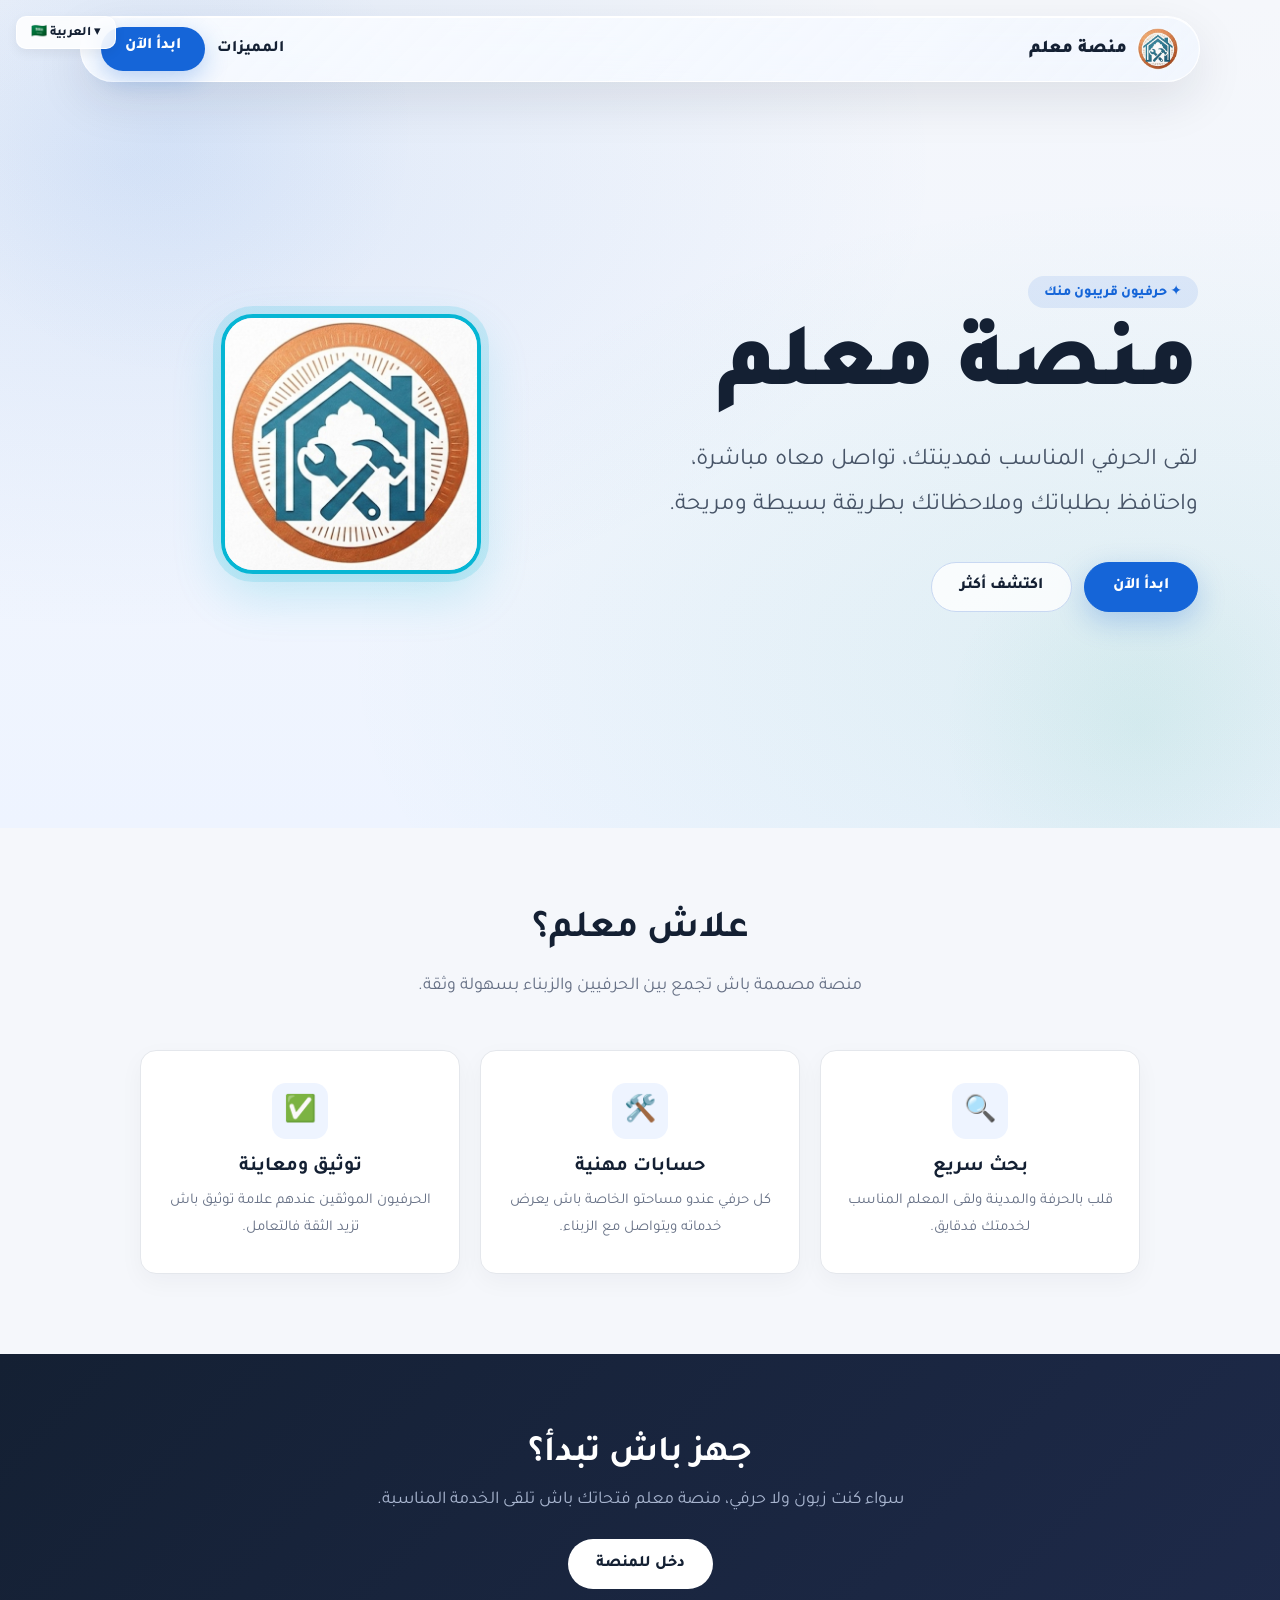
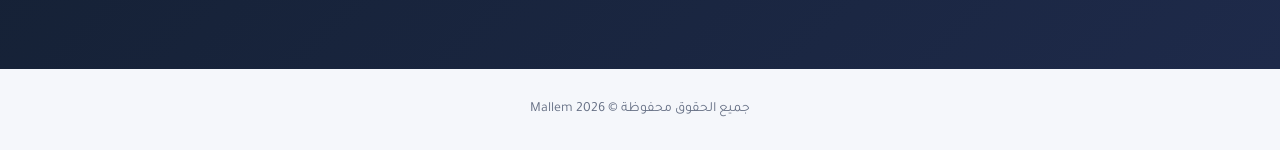
<file: index.html>
<!doctype html>
<html lang="ar" dir="rtl" id="html-root">
<head>
  <meta charset="UTF-8">
  <meta name="keywords" content="معلم, حرفيين المغرب, سباك, كهربائي المغرب, صباغ, معلم البناء, خدمات منزلية المغرب, Mallem", معلمين, حرفيين, روبيني, بلومبي, تريسيان, كهربائي, نجار, Mallem, معلمين, بناء بيت, دار, بناء, ماء, كهرباء, بغيت نصاوب, أفكار>
  <meta name="viewport" content="width=device-width, initial-scale=1.0">
  <meta http-equiv="Cache-Control" content="no-cache, no-store, must-revalidate">
  <meta http-equiv="Pragma" content="no-cache">
  <meta http-equiv="Expires" content="0">
  <meta name="description" content="منصة معلم - أول منصة مغربية تربط الزبناء بالحرفيين الموثوقين في جميع مدن المغرب. ابحث عن بناء، سباك، كهربائي، نجار، وغيرهم بسهولة.">
  <title>منصة معلم | أول منصة مغربية للحرفيين الموثوقين</title>
  <link rel="icon" href="icon.png" type="image/png">
  <link rel="preconnect" href="https://fonts.googleapis.com">
  <link rel="preconnect" href="https://fonts.gstatic.com" crossorigin>
  <link href="https://fonts.googleapis.com/css2?family=Tajawal:wght@400;500;700;800;900&display=swap" rel="stylesheet">
  <style>
    .lang-picker {
      position: fixed;
      top: 16px;
      left: 16px;
      z-index: 100;
      direction: ltr;
    }
    .lang-current {
      background: rgba(255,255,255,.85);
      border: 1px solid rgba(255,255,255,.9);
      backdrop-filter: blur(12px);
      border-radius: 10px;
      padding: 6px 14px;
      font-weight: 800;
      font-size: 13px;
      color: #142033;
      cursor: pointer;
      box-shadow: 0 4px 12px rgba(0,0,0,.06);
      font-family: inherit;
    }
    .lang-dropdown {
      display: none;
      position: absolute;
      top: calc(100% + 6px);
      left: 0;
      background: rgba(255,255,255,.95);
      backdrop-filter: blur(16px);
      border: 1px solid #e4e7ec;
      border-radius: 10px;
      box-shadow: 0 8px 24px rgba(0,0,0,.1);
      overflow: hidden;
      min-width: 120px;
    }
    .lang-dropdown.show { display: block; }
    .lang-dropdown button {
      display: block;
      width: 100%;
      text-align: left;
      padding: 10px 14px;
      border: 0;
      background: transparent;
      cursor: pointer;
      font-weight: 700;
      font-size: 13px;
      color: #142033;
      font-family: inherit;
      transition: background .15s;
    }
    .lang-dropdown button:hover { background: #f0f2f7; }
    .lang-dropdown button.active { background: #eaf2ff; color: #1565d8; }
    * { box-sizing: border-box; margin: 0; }
    html { scroll-behavior: smooth; }
    body {
      font-family: "Tajawal", system-ui, sans-serif;
      color: #142033;
      background: #f5f7fb;
      letter-spacing: 0;
    }
    .glass-nav {
      position: fixed;
      z-index: 10;
      top: 16px;
      right: 50%;
      transform: translateX(50%);
      width: min(1120px, calc(100% - 28px));
      display: flex;
      align-items: center;
      justify-content: space-between;
      gap: 16px;
      padding: 10px 20px;
      border-radius: 60px;
      background: linear-gradient(135deg, rgba(255,255,255,.82) 0%, rgba(240,246,255,.62) 100%);
      border: 1px solid rgba(255,255,255,.92);
      box-shadow: 0 18px 50px rgba(20,32,51,.10), inset 0 1px 0 rgba(255,255,255,.95);
      backdrop-filter: blur(22px) saturate(160%);
    }
    .brand { display: flex; align-items: center; gap: 10px; font-weight: 900; font-size: 18px; }
    .brand img { width: 42px; height: 42px; border-radius: 50%; object-fit: cover; }
    .nav-links { display: flex; gap: 12px; align-items: center; }
    a { color: inherit; text-decoration: none; font-weight: 800; }
    .btn-start {
      min-height: 44px;
      padding: 10px 24px;
      border-radius: 60px;
      color: #fff;
      background: #1565d8;
      box-shadow: 0 8px 24px rgba(21,101,216,.28);
      transition: transform .2s ease, box-shadow .2s ease;
    }
    .btn-start:hover { transform: translateY(-2px); box-shadow: 0 12px 32px rgba(21,101,216,.35); }
    .hero {
      min-height: 92vh;
      display: flex;
      align-items: center;
      justify-content: space-between;
      gap: 40px;
      padding: 120px min(7vw, 82px) 60px;
      background:
        radial-gradient(ellipse at 10% 20%, rgba(21,101,216,.10) 0%, transparent 50%),
        radial-gradient(ellipse at 90% 80%, rgba(15,159,119,.08) 0%, transparent 50%),
        linear-gradient(180deg, #f5f7fb 0%, #eef4ff 100%);
      position: relative;
      overflow: hidden;
    }
    .hero::before {
      content: '';
      position: absolute;
      width: 500px;
      height: 500px;
      border-radius: 50%;
      background: radial-gradient(circle, rgba(21,101,216,.06), transparent 70%);
      top: -120px;
      left: -80px;
      pointer-events: none;
    }
    .hero::after {
      content: '';
      position: absolute;
      width: 400px;
      height: 400px;
      border-radius: 50%;
      background: radial-gradient(circle, rgba(15,159,119,.06), transparent 70%);
      bottom: -100px;
      right: -60px;
      pointer-events: none;
    }
    .hero-content { width: min(680px, 100%); position: relative; z-index: 1; flex: 1; }
    .hero-visual {
      flex: 1;
      display: flex;
      align-items: center;
      justify-content: center;
      position: relative;
      z-index: 1;
    }
    .hero-logo {
      width: min(260px, 28vw);
      height: min(260px, 28vw);
      border-radius: 32px;
      object-fit: cover;
      border: 4px solid #06b6d4;
      box-shadow: 0 0 0 8px rgba(6,182,212,.15), 0 20px 50px rgba(6,182,212,.2);
      animation: floatLogo 3s ease-in-out infinite;
    }
    @keyframes floatLogo {
      0%, 100% { transform: translateY(0) scale(1); }
      50% { transform: translateY(-12px) scale(1.02); }
    }
    .eyebrow {
      display: inline-block;
      padding: 6px 16px;
      border-radius: 60px;
      background: rgba(21,101,216,.10);
      color: #1565d8;
      font-weight: 800;
      font-size: 14px;
      margin-bottom: 16px;
    }
    h1 { margin: 0; font-size: clamp(44px, 8vw, 90px); line-height: 1.05; font-weight: 900; }
    .lead { font-size: clamp(18px, 2.4vw, 24px); line-height: 1.9; color: #475467; margin: 20px 0 32px; }
    .actions { display: flex; gap: 12px; flex-wrap: wrap; }
    .btn {
      min-height: 50px;
      padding: 14px 28px;
      border-radius: 60px;
      display: inline-flex;
      align-items: center;
      justify-content: center;
      font-weight: 800;
      font-size: 16px;
      border: 1px solid #c8d8f2;
      background: rgba(255,255,255,.78);
      color: #142033;
      transition: transform .2s ease, box-shadow .2s ease;
    }
    .btn:hover { transform: translateY(-2px); box-shadow: 0 10px 28px rgba(20,32,51,.08); }
    .btn.primary { background: #1565d8; color: #fff; border-color: #1565d8; box-shadow: 0 10px 28px rgba(21,101,216,.25); }
    .btn.primary:hover { box-shadow: 0 14px 36px rgba(21,101,216,.35); }
    .features {
      padding: 80px min(7vw, 82px);
      text-align: center;
    }
    .section-title { font-size: clamp(28px, 4vw, 38px); margin-bottom: 16px; }
    .section-sub { color: #667085; font-size: 18px; max-width: 600px; margin: 0 auto 48px; line-height: 1.8; }
    .cards {
      display: grid;
      grid-template-columns: repeat(3, minmax(0, 1fr));
      gap: 20px;
      max-width: 1000px;
      margin: 0 auto;
    }
    .card {
      padding: 32px 24px;
      border-radius: 16px;
      background: #fff;
      border: 1px solid #e4e7ec;
      box-shadow: 0 8px 24px rgba(20,32,51,.04);
      transition: transform .25s ease, box-shadow .25s ease;
      text-align: center;
    }
    .card:hover { transform: translateY(-6px); box-shadow: 0 20px 48px rgba(20,32,51,.08); }
    .card-icon {
      width: 56px;
      height: 56px;
      border-radius: 14px;
      display: flex;
      align-items: center;
      justify-content: center;
      margin: 0 auto 16px;
      font-size: 26px;
      background: #eef4ff;
    }
    .card strong { display: block; font-size: 20px; margin-bottom: 8px; }
    .card p { margin: 0; color: #667085; line-height: 1.8; font-size: 15px; }
    .cta-section {
      padding: 80px min(7vw, 82px);
      text-align: center;
      background: linear-gradient(135deg, #142033 0%, #1e2a4a 100%);
      color: #fff;
    }
    .cta-section h2 { font-size: clamp(26px, 3.5vw, 36px); margin-bottom: 12px; }
    .cta-section p { color: #a8b5cf; margin-bottom: 28px; font-size: 18px; }
    .btn.white { background: #fff; color: #142033; border: none; }
    .btn.white:hover { box-shadow: 0 10px 30px rgba(255,255,255,.15); }
    footer { padding: 32px; text-align: center; color: #667085; font-size: 14px; }
    @media (max-width: 820px) {
      .nav-links a:not(.btn-start) { display: none; }
      .glass-nav { border-radius: 20px; padding: 8px 14px; }
      .hero { background: linear-gradient(180deg, #f5f7fb 0%, #eef4ff 100%); flex-direction: column; text-align: center; padding-top: 100px; gap: 20px; }
      .hero-content { display: flex; flex-direction: column; align-items: center; order: unset !important; }
      .hero-visual { order: -1; }
      .hero-logo { width: min(140px, 30vw); height: min(140px, 30vw); }
      .lang-picker button { padding: 4px 8px; font-size: 12px; }
      .cards { grid-template-columns: 1fr; }
      .card { padding: 24px 18px; }
    }
  </style>
</head>
<body>
  <header class="glass-nav">
    <a class="brand" href="#home"><img src="icon.png" alt=""><span id="brand-text">منصة معلم</span></a>
    <nav class="nav-links">
      <a href="#features" id="nav-features">المميزات</a>
      <a class="btn-start" href="main.html" id="nav-start">ابدأ الآن</a>
    </nav>
  </header>
  <div class="lang-picker">
    <div class="lang-current" id="lang-current">🇸🇦 العربية ▾</div>
    <div class="lang-dropdown" id="lang-dropdown">
      <button data-lang="ar">🇸🇦 العربية</button>
      <button data-lang="fr">🇫🇷 Français</button>
      <button data-lang="en">🇬🇧 English</button>
    </div>
  </div>

  <main>
    <section class="hero" id="home">
      <div class="hero-visual">
        <img src="icon.png" alt="منصة معلم" class="hero-logo">
      </div>
      <div class="hero-content" id="hero-content">
        <span class="eyebrow" id="text-eyebrow">✦ حرفيون قريبون منك</span>
        <h1 id="text-title">منصة معلم</h1>
        <p class="lead" id="text-lead">لقى الحرفي المناسب فمدينتك، تواصل معاه مباشرة، واحتافظ بطلباتك وملاحظاتك بطريقة بسيطة ومريحة.</p>
        <div class="actions">
          <a class="btn primary" href="main.html" id="text-start">ابدأ الآن</a>
          <a class="btn" href="#features" id="text-discover">اكتشف أكثر</a>
        </div>
      </div>
    </section>

    <section class="features" id="features">
      <h2 class="section-title" id="text-why-title">علاش معلم؟</h2>
      <p class="section-sub" id="text-why-sub">منصة مصممة باش تجمع بين الحرفيين والزبناء بسهولة وثقة.</p>
      <div class="cards">
        <article class="card">
          <div class="card-icon">🔍</div>
          <strong id="text-feat1-title">بحث سريع</strong>
          <p id="text-feat1-desc">قلب بالحرفة والمدينة ولقى المعلم المناسب لخدمتك فدقايق.</p>
        </article>
        <article class="card">
          <div class="card-icon">🛠️</div>
          <strong id="text-feat2-title">حسابات مهنية</strong>
          <p id="text-feat2-desc">كل حرفي عندو مساحتو الخاصة باش يعرض خدماته ويتواصل مع الزبناء.</p>
        </article>
        <article class="card">
          <div class="card-icon">✅</div>
          <strong id="text-feat3-title">توثيق ومعاينة</strong>
          <p id="text-feat3-desc">الحرفيون الموثقين عندهم علامة توثيق باش تزيد الثقة فالتعامل.</p>
        </article>
      </div>
    </section>

    <section class="cta-section">
      <h2 id="text-cta-title">جهز باش تبدأ؟</h2>
      <p id="text-cta-desc">سواء كنت زبون ولا حرفي، منصة معلم فتحاتك باش تلقى الخدمة المناسبة.</p>
      <a class="btn white" href="main.html" id="text-cta-btn">دخل للمنصة</a>
    </section>
  </main>

  <footer>جميع الحقوق محفوظة © Mallem 2026</footer>
  <script>
    const LANG_KEY = "mallem_lang";
    const root = document.getElementById("html-root");
    const hero = document.querySelector(".hero");
    const heroContent = document.getElementById("hero-content");
    const heroVisual = document.querySelector(".hero-visual");
    const langCurrent = document.getElementById("lang-current");
    const langDropdown = document.getElementById("lang-dropdown");
    const langBtns = document.querySelectorAll("[data-lang]");
    const labels = { ar: "🇸🇦 العربية", fr: "🇫🇷 Français", en: "🇬🇧 English" };
    const texts = {
      ar: {
        brand: "منصة معلم", navFeatures: "المميزات", navStart: "ابدأ الآن",
        eyebrow: "✦ حرفيون قريبون منك", title: "منصة معلم",
        lead: "لقى الحرفي المناسب فمدينتك، تواصل معاه مباشرة، واحتافظ بطلباتك وملاحظاتك بطريقة بسيطة ومريحة.",
        start: "ابدأ الآن", discover: "اكتشف أكثر",
        whyTitle: "علاش معلم؟", whySub: "منصة مصممة باش تجمع بين الحرفيين والزبناء بسهولة وثقة.",
        feat1T: "بحث سريع", feat1D: "قلب بالحرفة والمدينة ولقى المعلم المناسب لخدمتك فدقايق.",
        feat2T: "حسابات مهنية", feat2D: "كل حرفي عندو مساحتو الخاصة باش يعرض خدماته ويتواصل مع الزبناء.",
        feat3T: "توثيق ومعاينة", feat3D: "الحرفيون الموثقين عندهم علامة توثيق باش تزيد الثقة فالتعامل.",
        ctaTitle: "جهز باش تبدأ؟", ctaDesc: "سواء كنت زبون ولا حرفي، منصة معلم فتحاتك باش تلقى الخدمة المناسبة.",
        ctaBtn: "دخل للمنصة", footer: "جميع الحقوق محفوظة © Mallem 2026"
      },
      fr: {
        brand: "Mallem", navFeatures: "Fonctionnalités", navStart: "Commencer",
        eyebrow: "✦ Artisans près de chez vous", title: "Mallem",
        lead: "Trouvez l'artisan idéal dans votre ville, contactez-le directement, et gardez vos demandes et notes de façon simple et pratique.",
        start: "Commencer", discover: "En savoir plus",
        whyTitle: "Pourquoi Mallem ?", whySub: "Une plateforme conçue pour réunir artisans et clients en toute confiance.",
        feat1T: "Recherche rapide", feat1D: "Cherchez par métier et ville, trouvez l'artisan qu'il vous faut en quelques minutes.",
        feat2T: "Comptes professionnels", feat2D: "Chaque artisan a son espace pour présenter ses services et communiquer.",
        feat3T: "Vérification & avis", feat3D: "Les artisans vérifiés ont un badge de confiance pour des échanges sereins.",
        ctaTitle: "Prêt à commencer ?", ctaDesc: "Que vous soyez client ou artisan, Mallem vous ouvre ses portes.",
        ctaBtn: "Accéder", footer: "Tous droits réservés © Mallem 2026"
      },
      en: {
        brand: "Mallem", navFeatures: "Features", navStart: "Get Started",
        eyebrow: "✦ Craftsmen near you", title: "Mallem",
        lead: "Find the right craftsman in your city, contact them directly, and keep track of your requests and notes in a simple, convenient way.",
        start: "Get Started", discover: "Learn More",
        whyTitle: "Why Mallem?", whySub: "A platform designed to bring craftsmen and clients together with trust and ease.",
        feat1T: "Quick Search", feat1D: "Search by trade and city, find the right craftsman in minutes.",
        feat2T: "Professional Accounts", feat2D: "Each craftsman has their own space to showcase services and connect.",
        feat3T: "Verified & Reviewed", feat3D: "Verified craftsmen have a trust badge for confident transactions.",
        ctaTitle: "Ready to start?", ctaDesc: "Whether you're a client or a craftsman, Mallem is here for you.",
        ctaBtn: "Enter Platform", footer: "All rights reserved © Mallem 2026"
      }
    };
    const saved = localStorage.getItem(LANG_KEY);
    const initial = saved && texts[saved] ? saved : "ar";
    function setLang(code) {
      if (!texts[code]) return;
      localStorage.setItem(LANG_KEY, code);
      const t = texts[code];
      const isRtl = code === "ar";
      root.lang = code;
      root.dir = isRtl ? "rtl" : "ltr";
      langCurrent.textContent = labels[code] + " ▾";
      document.getElementById("brand-text").textContent = t.brand;
      document.getElementById("nav-features").textContent = t.navFeatures;
      document.getElementById("nav-start").textContent = t.navStart;
      document.getElementById("text-eyebrow").textContent = t.eyebrow;
      document.getElementById("text-title").textContent = t.title;
      document.getElementById("text-lead").textContent = t.lead;
      document.getElementById("text-start").textContent = t.start;
      document.getElementById("text-discover").textContent = t.discover;
      document.getElementById("text-why-title").textContent = t.whyTitle;
      document.getElementById("text-why-sub").textContent = t.whySub;
      document.getElementById("text-feat1-title").textContent = t.feat1T;
      document.getElementById("text-feat1-desc").textContent = t.feat1D;
      document.getElementById("text-feat2-title").textContent = t.feat2T;
      document.getElementById("text-feat2-desc").textContent = t.feat2D;
      document.getElementById("text-feat3-title").textContent = t.feat3T;
      document.getElementById("text-feat3-desc").textContent = t.feat3D;
      document.getElementById("text-cta-title").textContent = t.ctaTitle;
      document.getElementById("text-cta-desc").textContent = t.ctaDesc;
      document.getElementById("text-cta-btn").textContent = t.ctaBtn;
      document.querySelector("footer").textContent = t.footer;
      // Swap layout: RTL → text right / logo left; LTR → text left / logo right
      if (isRtl) {
        heroContent.style.order = "1";
        heroVisual.style.order = "2";
      } else {
        heroContent.style.order = "2";
        heroVisual.style.order = "1";
      }
      langBtns.forEach(b => b.classList.toggle("active", b.dataset.lang === code));
    }
    langBtns.forEach(btn => btn.addEventListener("click", () => { setLang(btn.dataset.lang); langDropdown.classList.remove("show"); }));
    langCurrent.addEventListener("click", (e) => { e.stopPropagation(); langDropdown.classList.toggle("show"); });
    document.addEventListener("click", () => langDropdown.classList.remove("show"));
    setLang(initial);
  </script>
</body>
</html>
</file>
